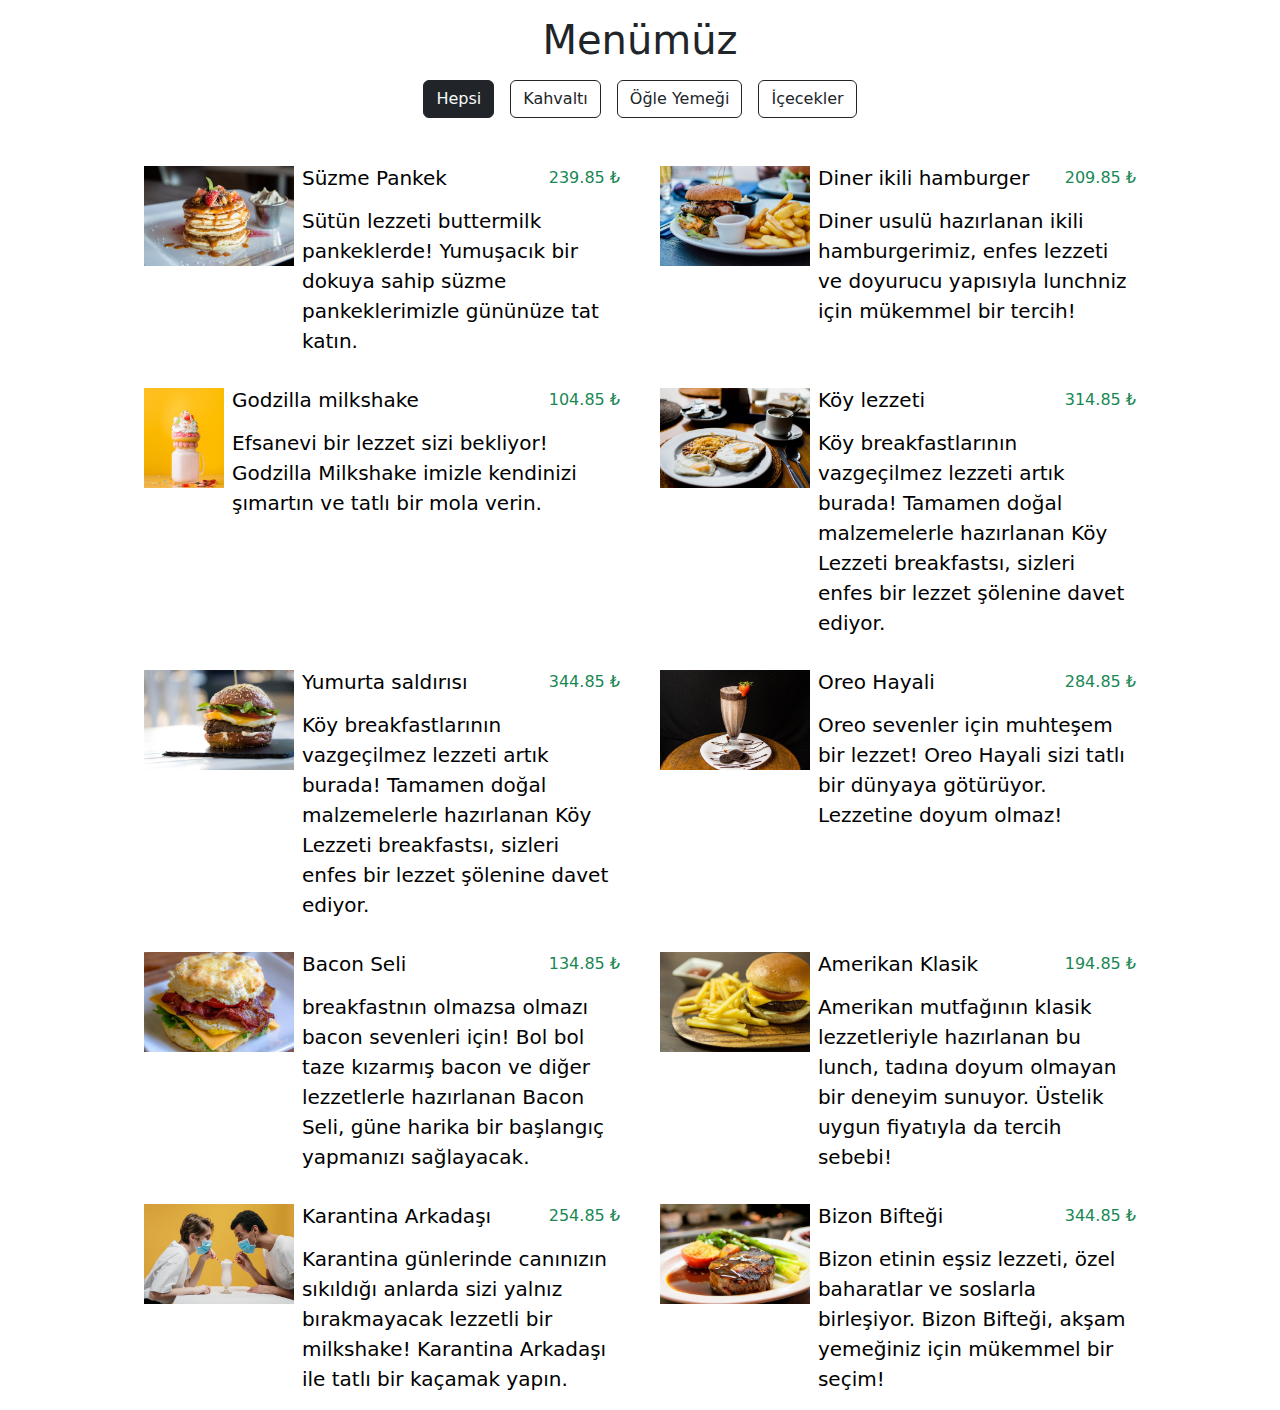
<file: index.html>
<!DOCTYPE html>
<html lang="en">
<head>
    <meta charset="UTF-8">
    <meta name="viewport" content="width=device-width, initial-scale=1.0">
    <title>QR MENU</title>
    <link rel="shortcut icon" href="images/item-2.jpeg" type="image/x-icon">
    <link rel="stylesheet" href="style.css">
    <link href="https://cdn.jsdelivr.net/npm/bootstrap@5.3.3/dist/css/bootstrap.min.css" 
    rel="stylesheet"
    integrity="sha384-QWTKZyjpPEjISv5WaRU9OFeRpok6YctnYmDr5pNlyT2bRjXh0JMhjY6hW+ALEwIH" 
    crossorigin="anonymous">
</head>
<body>
    <!-- top area -->
    <h1 class="text-center mt-3 ">Menümüz</h1>
    <!-- buttons -->
    <div class="d-flex  justify-content-center   gap-3 mt-3 align-items-center  " 
    id="buttons-area">

    </div>
<!-- menu area -->

<div class="row justify-content-center gap-3 mt-5 " id="menu-area">


    <a id="card" href="productDetail.html? id=2" 
    class=" text-decoration-none text-black d-flex flex-column flex-md-row gap-2">
        <img src="images/item-2.jpeg"
         class="rounded-shadow" >

<div>
    <div class="d-flex justify-content-between">
        <h5>Diner İkili Hamburger</h5>
        <p class="text-success">209.85 ₺ </p>
    </div>
    <p class="lead">
        Diner usulü hazırlanan ikili hamburgerimiz,
         enfes lezzeti ve doyurucu yapısıyla
         lunchniz için mükemmel bir tercih!
    </p>
</div>


    </a>
    <a id="card" href="productDetail.html? id=2" 
    class=" text-decoration-none text-black d-flex flex-column flex-md-row gap-2">
        <img src="images/item-1.jpeg"
         class="rounded-shadow" >

<div>
    <div class="d-flex justify-content-between">
        <h5>Diner İkili Hamburger</h5>
        <p class="text-success">209.85 ₺ </p>
    </div>
    <p class="lead">
        Diner usulü hazırlanan ikili hamburgerimiz,
         enfes lezzeti ve doyurucu yapısıyla
         lunchniz için mükemmel bir tercih!
    </p>
</div>


    </a>
 
</div>
    <script src="main.js" type="module"></script>
    <script src="https://cdn.jsdelivr.net/npm/bootstrap@5.3.3/dist/js/bootstrap.bundle.min.js" 
    integrity="sha384-YvpcrYf0tY3lHB60NNkmXc5s9fDVZLESaAA55NDzOxhy9GkcIdslK1eN7N6jIeHz" 
    crossorigin="anonymous">
</script>
</body>
</html>
</file>
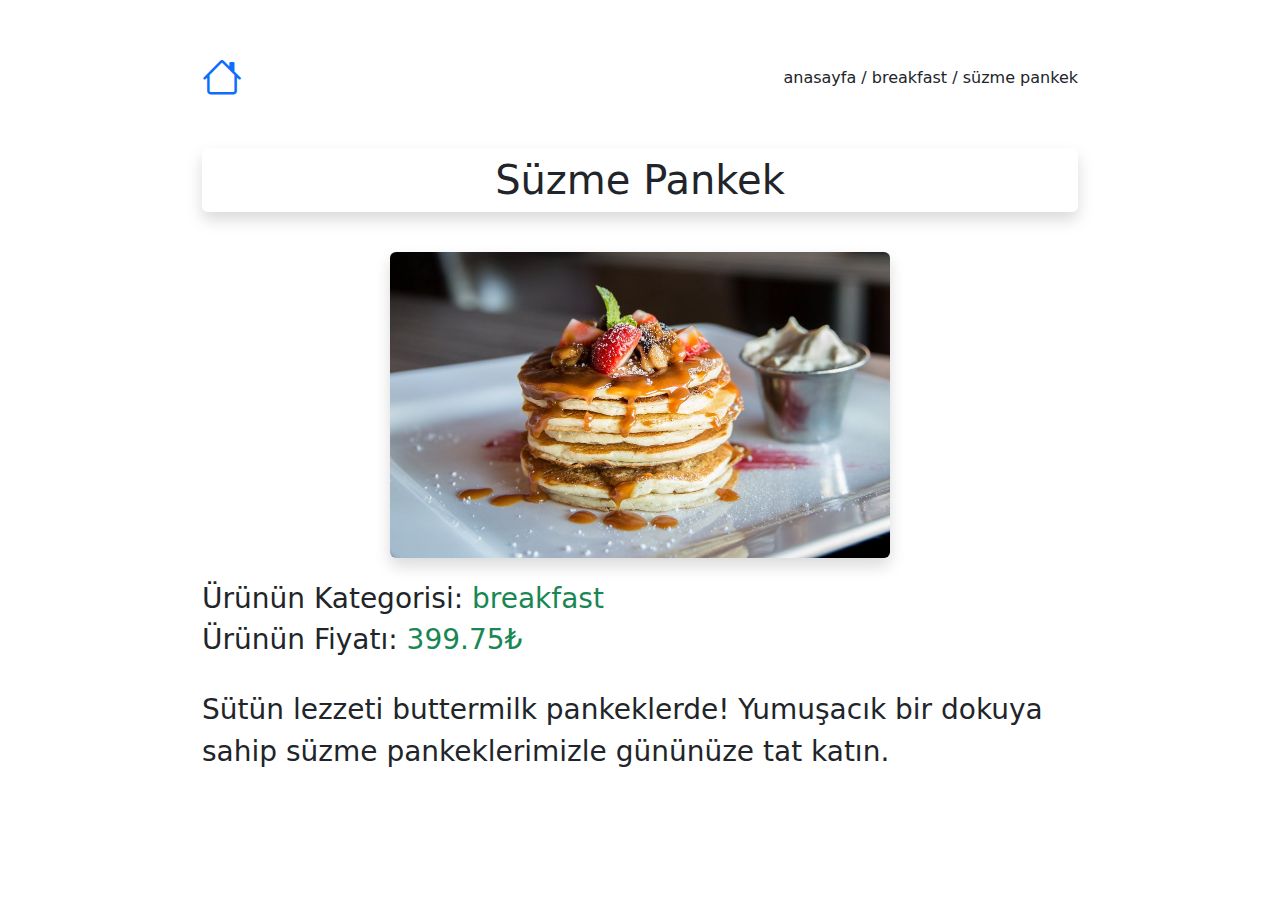
<file: productDetail.html>
<!DOCTYPE html>
<html lang="en">
<head>
    <meta charset="UTF-8">
    <meta name="viewport" content="width=device-width, initial-scale=1.0">
    <title>QR MENU Detay</title>
    <link rel="shortcut icon" href="images/item-2.jpeg" type="image/x-icon">
    <link rel="stylesheet" href="style.css">
    <link href="https://cdn.jsdelivr.net/npm/bootstrap@5.3.3/dist/css/bootstrap.min.css" 
    rel="stylesheet"
    integrity="sha384-QWTKZyjpPEjISv5WaRU9OFeRpok6YctnYmDr5pNlyT2bRjXh0JMhjY6hW+ALEwIH" 
    crossorigin="anonymous">
<link rel="stylesheet" href="https://cdn.jsdelivr.net/npm/bootstrap-icons@1.11.3/font/bootstrap-icons.min.css">
    
</head>
<body>
    
<div
style="max-width : 900px" 
id="outlet" 
class="container my-5 d-flex flex-column gap-4">

<div class="d-flex justify-content-between align-items-center">
    <a href="/index.html"><i class="bi bi-house fs-1"></i> </a>
    <div>anasayfa / breakfast / süzme pankek</div>
  </div>
<h1 class="text-center my-3 p-2 shadow rounded">Süzme Pankek</h1>
<div class="d-flex align-items-center justify-content-center">

    <img src="images/item-1.jpeg" 
    style="max-width: 500px;" 
    class="img-fluid shadow rounded">

</div>

<div>
    <h3>Ürünün Kategorisi: <span class="text-success">breakfast</span></h3>
    <h3>Ürünün Fiyatı: <span class="text-success">399.75₺</span></h3>
    
</div>
<p class="lead fs-3">Sütün lezzeti buttermilk pankeklerde! Yumuşacık bir dokuya sahip süzme pankeklerimizle gününüze tat katın.</p>

</div>





    <script src="./js/details.js" type="module"></script>

    <script src="https://cdn.jsdelivr.net/npm/bootstrap@5.3.3/dist/js/bootstrap.bundle.min.js" 
    integrity="sha384-YvpcrYf0tY3lHB60NNkmXc5s9fDVZLESaAA55NDzOxhy9GkcIdslK1eN7N6jIeHz" 
    crossorigin="anonymous">
</script>
</body>
</html>
</file>
<file: style.css>
*{
    margin: 0;
    padding: 0;
    box-sizing: border-box;
}

#card{
    max-width: 500px;
}

#card img{
    width: 150px;
    height: 100px;
}

@media (max-width:760px){
    #card{
        max-width: 400px;

    }
    #card img{
        width: 100%;
        height: 240px;
    }
}
</file>
